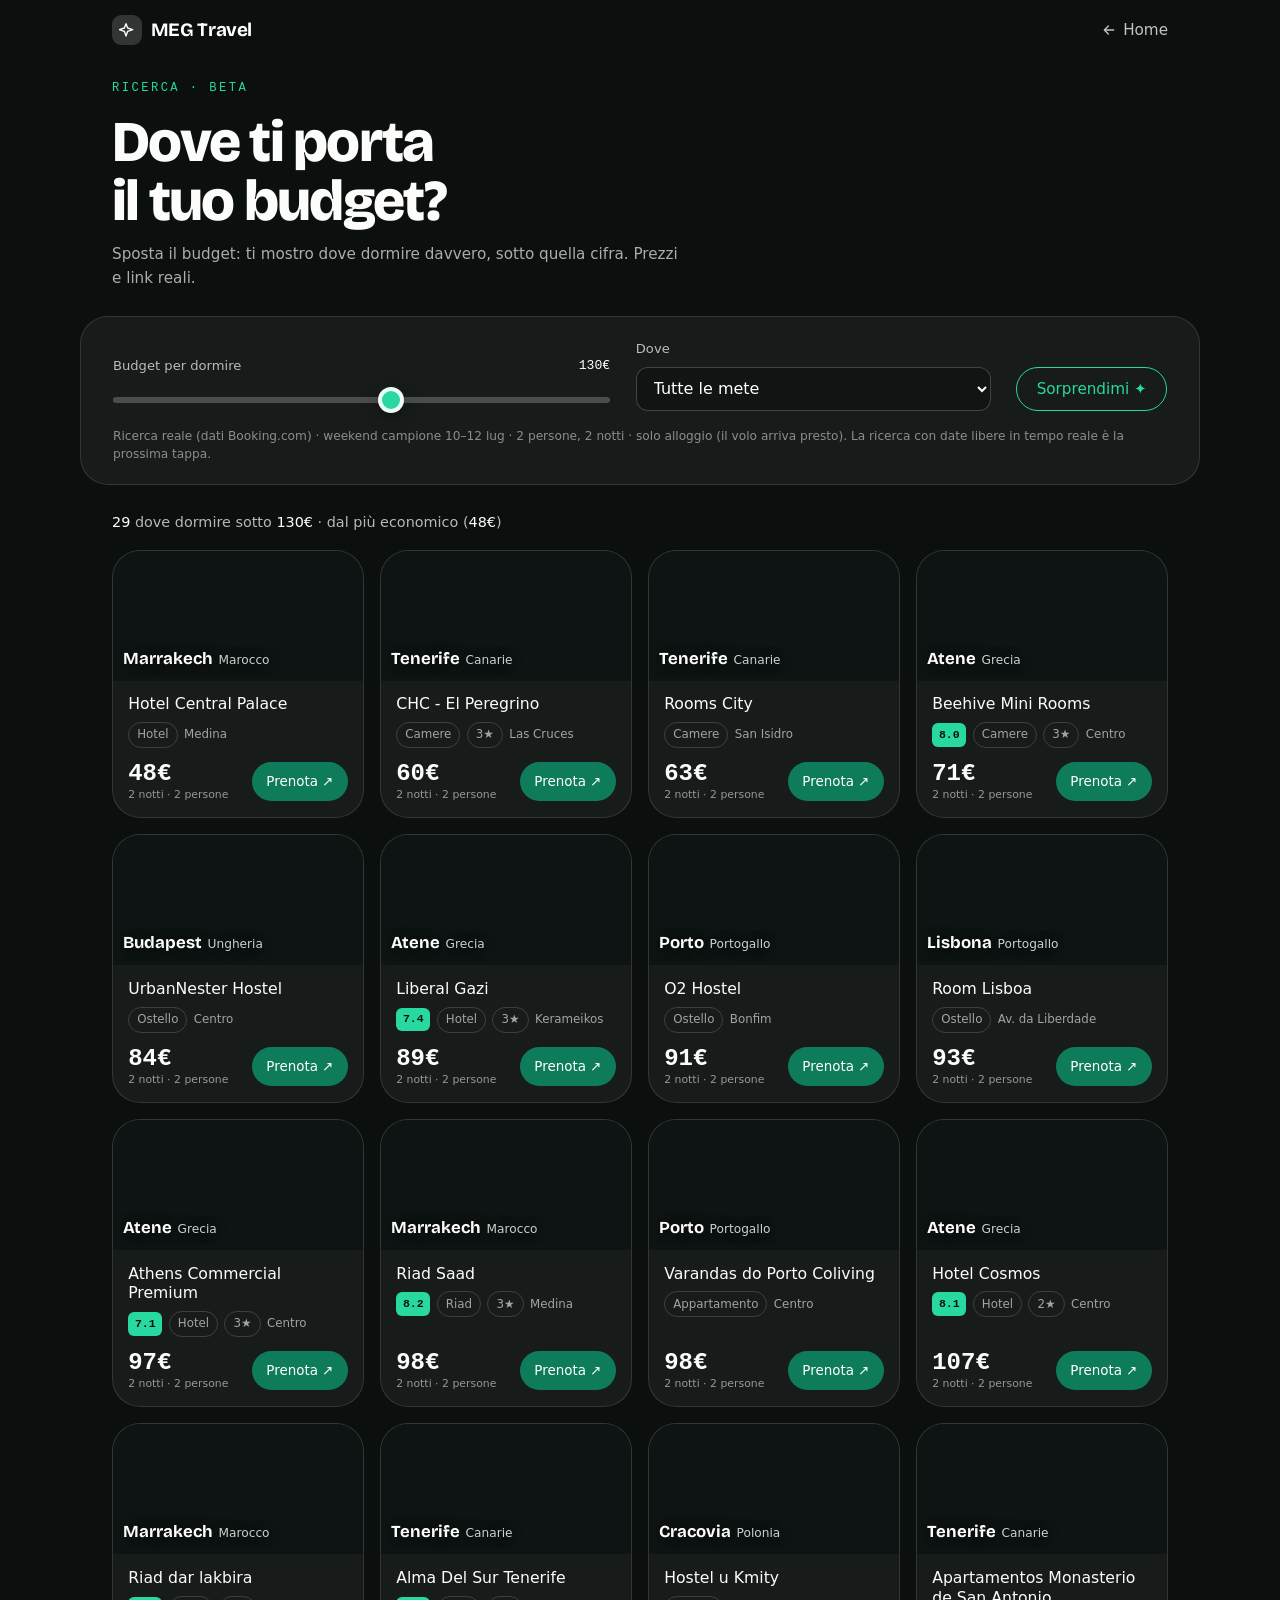
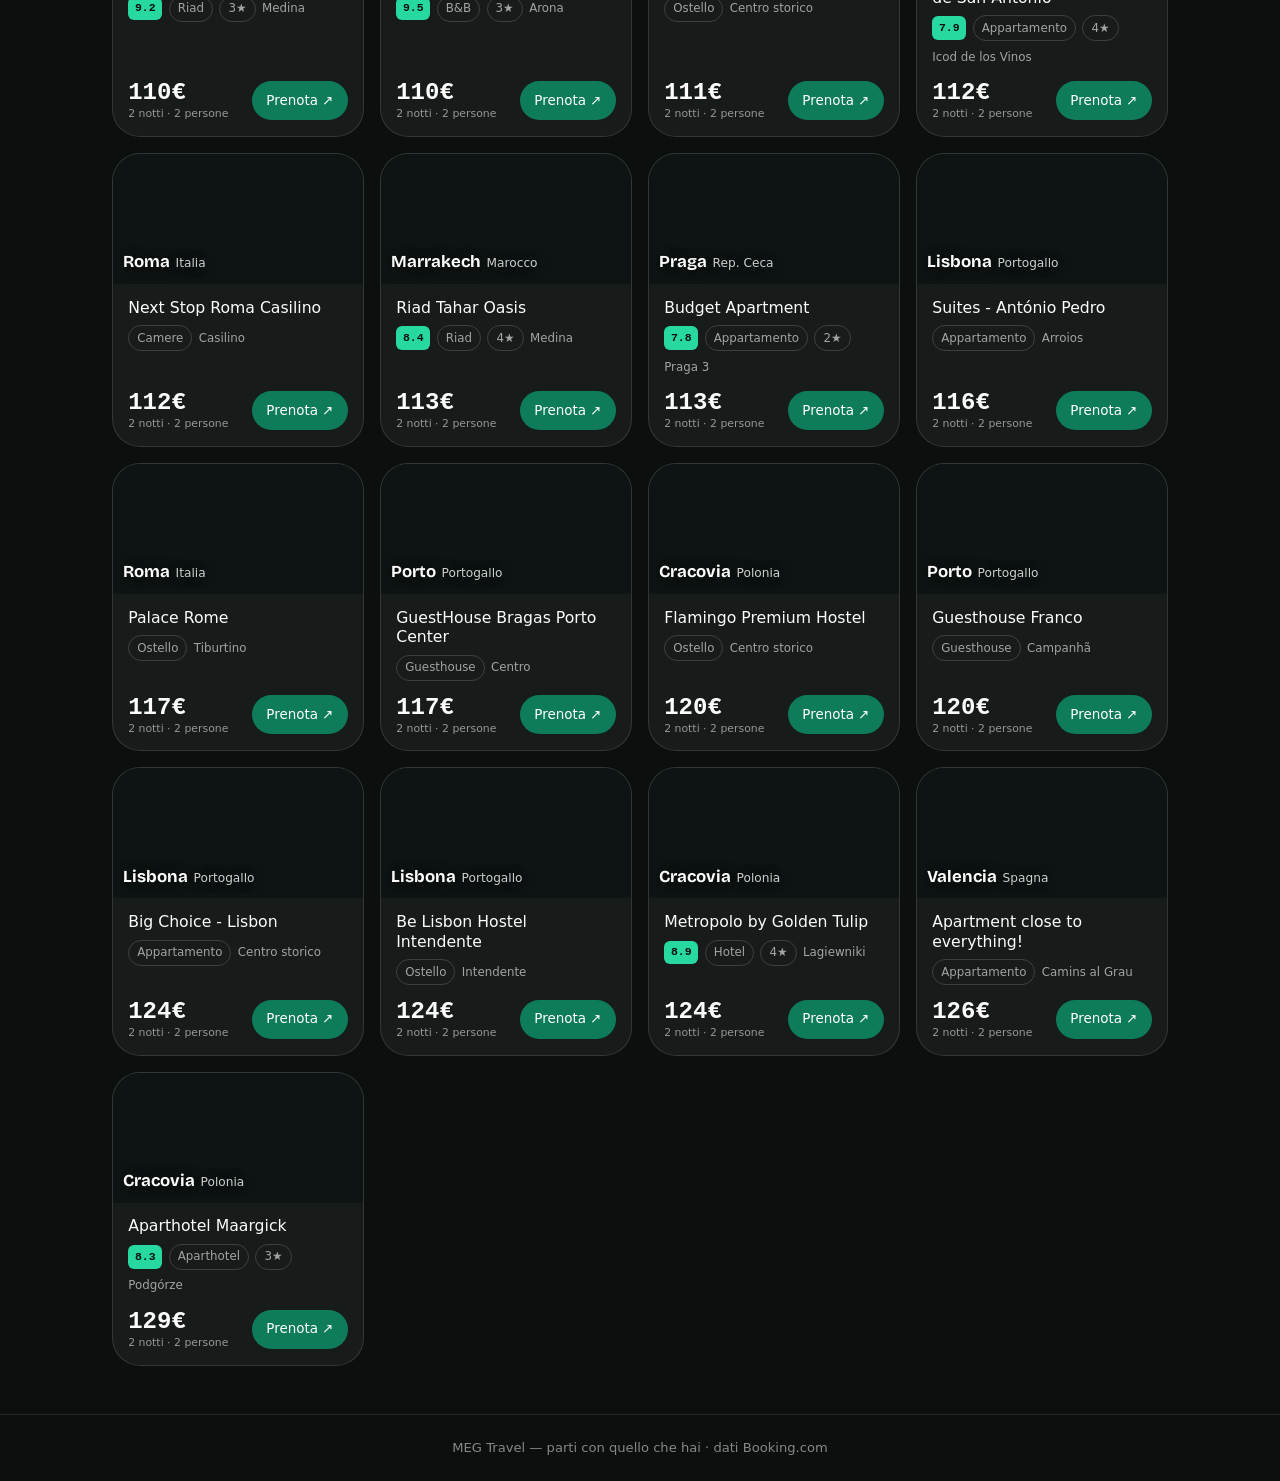
<file: cerca.html>
<!doctype html>
<html lang="it">
<head>
<meta charset="utf-8">
<meta name="viewport" content="width=device-width, initial-scale=1">
<title>MEG Travel — cerca dove ti porta il budget</title>
<meta name="description" content="Dimmi quanto hai: ti mostro dove dormire davvero, sotto budget. Dati e prezzi reali.">
<link rel="preconnect" href="https://fonts.googleapis.com">
<link rel="preconnect" href="https://fonts.gstatic.com" crossorigin>
<link href="https://fonts.googleapis.com/css2?family=Bricolage+Grotesque:opsz,wght@12..96,400;12..96,500;12..96,600;12..96,700;12..96,800&display=swap" rel="stylesheet">
<link rel="stylesheet" href="styles.css">
<style>
  body{background:var(--ink);color:var(--paper)}
  .srch-nav{display:flex;align-items:center;justify-content:space-between;height:60px;max-width:1120px;margin-inline:auto;padding-inline:var(--pad)}
  .srch-back{display:inline-flex;align-items:center;gap:.4rem;color:rgba(255,255,255,.75);font-size:.95rem}
  .srch-back:hover{color:#fff}
  .srch-head{max-width:1120px;margin-inline:auto;padding:1.2rem var(--pad) 0}
  .srch-eyebrow{font-family:var(--font-mono);font-size:.76rem;letter-spacing:.2em;text-transform:uppercase;color:var(--teal-bright);margin-bottom:.9rem}
  .srch-title{font-family:var(--font-display);font-weight:800;letter-spacing:-.03em;line-height:1.02;font-size:clamp(2.1rem,6vw,3.6rem)}
  .srch-sub{color:rgba(255,255,255,.66);margin-top:.7rem;font-size:.95rem;max-width:60ch}

  .panel{max-width:1120px;margin:1.6rem auto 0;padding:1.3rem var(--pad);background:rgba(255,255,255,.05);border:1px solid rgba(255,255,255,.12);border-radius:var(--r-lg)}
  .panel__grid{display:grid;grid-template-columns:1.4fr 1fr auto;gap:1.2rem 1.6rem;align-items:end}
  .field{min-width:0}
  .field__label{display:flex;justify-content:space-between;font-size:.82rem;color:rgba(255,255,255,.7);margin-bottom:.5rem}
  .field__label b{color:#fff;font-weight:500;font-family:var(--font-mono)}
  .srch-slider{width:100%;-webkit-appearance:none;appearance:none;height:6px;border-radius:999px;background:rgba(255,255,255,.22);cursor:pointer}
  .srch-slider::-webkit-slider-thumb{-webkit-appearance:none;appearance:none;width:26px;height:26px;border-radius:50%;background:var(--teal-bright);border:4px solid rgba(255,255,255,.92);box-shadow:0 6px 16px -4px rgba(0,0,0,.6)}
  .srch-slider::-moz-range-thumb{width:22px;height:22px;border-radius:50%;background:var(--teal-bright);border:4px solid #fff}
  select.srch-select{width:100%;height:44px;border-radius:12px;border:1px solid rgba(255,255,255,.2);background:rgba(0,0,0,.25);color:#fff;font-family:var(--font-text);font-size:1rem;padding:0 .8rem}
  select.srch-select option{color:#111}
  .srch-surprise{height:44px;border-radius:999px;border:1px solid var(--teal-bright);background:transparent;color:var(--teal-bright);font-family:var(--font-text);font-weight:500;font-size:.95rem;padding:0 1.2rem;cursor:pointer;white-space:nowrap}
  .srch-surprise:hover{background:var(--teal-bright);color:var(--ink)}
  .panel__note{margin-top:1rem;font-size:.76rem;color:rgba(255,255,255,.5);line-height:1.5}

  .results-head{max-width:1120px;margin:1.6rem auto .4rem;padding-inline:var(--pad);font-size:.9rem;color:rgba(255,255,255,.7)}
  .results-head b{color:#fff;font-weight:500}
  .grid{max-width:1120px;margin:0 auto;padding:.6rem var(--pad) 3rem;display:grid;grid-template-columns:repeat(auto-fill,minmax(248px,1fr));gap:16px}
  .stay{background:rgba(255,255,255,.05);border:1px solid rgba(255,255,255,.12);border-radius:var(--r-lg);overflow:hidden;display:flex;flex-direction:column;transition:transform .15s ease,border-color .15s ease}
  .stay:hover{transform:translateY(-3px);border-color:rgba(255,255,255,.28)}
  .stay.flash{border-color:var(--teal-bright);box-shadow:0 0 0 2px var(--teal-bright)}
  .stay__img{height:130px;background:#0e1413 center/cover no-repeat;position:relative}
  .stay__city{position:absolute;left:10px;bottom:8px;font-family:var(--font-display);font-weight:700;font-size:1.05rem;text-shadow:0 1px 12px rgba(0,0,0,.7)}
  .stay__city span{font-family:var(--font-text);font-weight:400;font-size:.76rem;color:rgba(255,255,255,.8);margin-left:.35rem}
  .stay__body{padding:.85rem .95rem 1rem;display:flex;flex-direction:column;gap:.5rem;flex:1}
  .stay__name{font-weight:500;font-size:.98rem;line-height:1.25}
  .stay__meta{display:flex;flex-wrap:wrap;gap:.4rem;align-items:center;font-size:.74rem;color:rgba(255,255,255,.6)}
  .chip{border:1px solid rgba(255,255,255,.16);border-radius:999px;padding:.16rem .5rem}
  .score{background:var(--teal-bright);color:var(--ink);border-radius:6px;padding:.16rem .42rem;font-family:var(--font-mono);font-weight:700;font-size:.72rem}
  .stay__foot{margin-top:auto;display:flex;align-items:flex-end;justify-content:space-between;gap:.6rem;padding-top:.4rem}
  .stay__price{font-family:var(--font-mono);font-weight:700;font-size:1.5rem;line-height:1}
  .stay__price small{display:block;font-family:var(--font-text);font-weight:400;font-size:.68rem;color:rgba(255,255,255,.55);margin-top:.25rem}
  .stay__cta{flex:none;border:none;border-radius:999px;background:var(--teal);color:#fff;font-family:var(--font-text);font-weight:500;font-size:.84rem;padding:.55rem .9rem;cursor:pointer;white-space:nowrap;text-decoration:none}
  .stay__cta:hover{background:var(--teal-bright);color:var(--ink)}
  .empty{max-width:1120px;margin:1rem auto;padding:2rem var(--pad);text-align:center;color:rgba(255,255,255,.6)}
  .srch-foot{border-top:1px solid rgba(255,255,255,.1);padding:1.4rem var(--pad);text-align:center;color:rgba(255,255,255,.5);font-size:.82rem}
  @media (max-width:680px){ .panel__grid{grid-template-columns:1fr} .srch-surprise{width:100%} }
</style>
<!-- Stay22 LinkSwap: monetizza i link Booking/esperienze (AID megtravel) -->
<script>
(function (s, t, a, y, twenty, two) {
s.Stay22 = s.Stay22 || {};
s.Stay22.params = { lmaID: '6a399dd8aa0900469267e59a' };
twenty = t.createElement(a);
two = t.getElementsByTagName(a)[0];
twenty.async = 1;
twenty.src = y;
two.parentNode.insertBefore(twenty, two);
})(window, document, 'script', 'https://scripts.stay22.com/letmeallez.js');
</script>
</head>
<body>
<header class="srch-nav">
  <a class="brand" href="index.html" aria-label="MEG Travel">
    <span class="brand__mark" aria-hidden="true" style="background:rgba(255,255,255,.16)"><svg viewBox="0 0 24 24" width="16" height="16" fill="none" stroke="currentColor" stroke-width="2" stroke-linecap="round" stroke-linejoin="round"><path d="M10.5 2.5 13 9l7.5 2.5L13 14l-2.5 7L8 14 .5 11.5 8 9z"/></svg></span>
    <span class="brand__name">MEG&nbsp;Travel</span>
  </a>
  <a class="srch-back" href="index.html"><svg viewBox="0 0 24 24" width="16" height="16" fill="none" stroke="currentColor" stroke-width="2" stroke-linecap="round" stroke-linejoin="round"><path d="M19 12H5M11 18l-6-6 6-6"/></svg> Home</a>
</header>

<section class="srch-head">
  <p class="srch-eyebrow">Ricerca · beta</p>
  <h1 class="srch-title">Dove ti porta<br>il tuo budget?</h1>
  <p class="srch-sub">Sposta il budget: ti mostro dove dormire davvero, sotto quella cifra. Prezzi e link reali.</p>
</section>

<div class="panel">
  <div class="panel__grid">
    <div class="field">
      <div class="field__label"><span>Budget per dormire</span><b id="budget-out">130€</b></div>
      <input id="budget" class="srch-slider" type="range" min="40" max="200" value="130" step="5" aria-label="Budget per dormire in euro">
    </div>
    <div class="field">
      <div class="field__label"><span>Dove</span></div>
      <select id="dest" class="srch-select" aria-label="Destinazione">
        <option value="all">Tutte le mete</option>
        <option value="marrakech">Marrakech</option>
        <option value="tenerife">Tenerife</option>
        <option value="atene">Atene</option>
        <option value="lisbona">Lisbona</option>
        <option value="cracovia">Cracovia</option>
        <option value="valencia">Valencia</option>
        <option value="roma">Roma</option>
        <option value="budapest">Budapest</option>
        <option value="praga">Praga</option>
        <option value="napoli">Napoli</option>
        <option value="porto">Porto</option>
      </select>
    </div>
    <button id="surprise" class="srch-surprise" type="button">Sorprendimi ✦</button>
  </div>
  <p class="panel__note" id="ctx-note">Ricerca reale (dati Booking.com) · weekend campione 10–12 lug · 2 persone, 2 notti · solo alloggio (il volo arriva presto). La ricerca con date libere in tempo reale è la prossima tappa.</p>
</div>

<p class="results-head" id="results-head">Carico…</p>
<div class="grid" id="grid"></div>
<div class="empty" id="empty" style="display:none">Nessun letto sotto questo budget qui. Alza un po' il budget o cambia meta. 👋</div>

<footer class="srch-foot">MEG Travel — parti con quello che hai · dati Booking.com</footer>

<script src="cerca.js"></script>
</body>
</html>
</file>
<file: styles.css>
:root{
  --paper:#FCFCFA;
  --mist:#ECF2ED;
  --ink:#0B0F0E;
  --ink-soft:#5A615E;
  --line:#E3E7E2;
  --teal:#0E7C5A;
  --teal-bright:#27D8A0;
  --teal-ink:#0A3A2C;
  --blush:#F6DCE5;
  --blush-ink:#7A2540;

  --font-display:"Bricolage Grotesque",-apple-system,BlinkMacSystemFont,system-ui,sans-serif;
  --font-text:-apple-system,BlinkMacSystemFont,system-ui,"Segoe UI",Roboto,sans-serif;
  --font-mono:ui-monospace,"SF Mono","JetBrains Mono",Menlo,monospace;

  --container:1120px;
  --pad:clamp(1.25rem,5vw,2rem);
  --section-y:clamp(4.5rem,11vw,9rem);
  --r:18px;
  --r-lg:28px;
}

*{box-sizing:border-box;margin:0;padding:0}
html{scroll-behavior:smooth;-webkit-text-size-adjust:100%}
body{
  background:var(--paper);color:var(--ink);
  font-family:var(--font-text);font-size:17px;line-height:1.6;
  -webkit-font-smoothing:antialiased;text-rendering:optimizeLegibility;
  overflow-x:hidden;
}
a{color:inherit;text-decoration:none}
img,svg{display:block}
::selection{background:var(--teal);color:#fff}

.container{width:100%;max-width:var(--container);margin-inline:auto;padding-inline:var(--pad)}
.sr-only{position:absolute;width:1px;height:1px;padding:0;margin:-1px;overflow:hidden;clip:rect(0,0,0,0);white-space:nowrap;border:0}
.skip{position:absolute;left:-9999px;top:0;background:var(--ink);color:#fff;padding:.7rem 1rem;border-radius:0 0 var(--r) 0;z-index:200}
.skip:focus{left:0}

.eyebrow{
  font-family:var(--font-mono);font-size:.78rem;font-weight:500;
  letter-spacing:.2em;text-transform:uppercase;color:var(--teal);
  margin-bottom:1.4rem;
}
.eyebrow--light{color:var(--teal-bright)}

.section__title,.pain__title,.feature__h,.showcase__title,.cta__title,.hero__title{
  font-family:var(--font-display);font-weight:700;line-height:1.02;letter-spacing:-.03em;
}
.section__title{font-size:clamp(2rem,5.2vw,3.6rem);margin-bottom:.6rem}

:focus-visible{outline:2.5px solid var(--teal-bright);outline-offset:3px;border-radius:6px}

/* buttons */
.btn{
  display:inline-flex;align-items:center;justify-content:center;gap:.5rem;
  font-family:var(--font-text);font-size:1rem;font-weight:500;line-height:1;
  border:1px solid transparent;border-radius:999px;cursor:pointer;
  transition:transform .18s ease,background .18s ease,box-shadow .18s ease,color .18s ease;
}
.btn--pill{padding:.62rem 1.05rem;border-color:rgba(255,255,255,.45);background:rgba(255,255,255,.08);color:#fff}
.btn--pill:hover{background:#fff;color:var(--ink);border-color:#fff}
.btn--primary{background:var(--teal);color:#fff;padding:.85rem 1.5rem}
.btn--primary:hover{background:var(--teal-bright);color:var(--ink);transform:translateY(-2px)}
.btn--primary:active{transform:translateY(0)}
.btn--big{font-size:1.05rem;padding:1rem 1.8rem}

/* ---------- nav ---------- */
.nav{
  position:fixed;top:0;left:0;right:0;z-index:100;
  background:transparent;border-bottom:1px solid transparent;transition:background .3s ease,border-color .3s ease;
}
.nav__inner{display:flex;align-items:center;justify-content:space-between;height:64px}
.brand{display:inline-flex;align-items:center;gap:.55rem;font-family:var(--font-display);font-weight:700;letter-spacing:-.02em;font-size:1.18rem;color:#fff}
.brand__mark{display:grid;place-items:center;width:30px;height:30px;border-radius:9px;background:rgba(255,255,255,.16);color:#fff;backdrop-filter:blur(6px)}
.nav__links{display:flex;align-items:center;gap:1.4rem}
.nav__links>a:first-child{font-size:.95rem;color:rgba(255,255,255,.82)}
.nav__links>a:first-child:hover{color:#fff}
.nav.is-stuck{background:color-mix(in srgb,var(--paper) 82%,transparent);backdrop-filter:saturate(180%) blur(18px);border-bottom-color:var(--line)}
.nav.is-stuck .brand{color:var(--ink)}
.nav.is-stuck .brand__mark{background:var(--ink);color:var(--paper)}
.nav.is-stuck .nav__links>a:first-child{color:var(--ink-soft)}
.nav.is-stuck .btn--pill{border-color:var(--line);background:transparent;color:var(--ink)}
.nav.is-stuck .btn--pill:hover{background:var(--ink);color:var(--paper);border-color:var(--ink)}

/* ---------- hero (cinematic) ---------- */
.hero{
  position:relative;min-height:100svh;display:flex;flex-direction:column;
  justify-content:space-between;color:#fff;overflow:hidden;background:var(--ink);
}
.hero__bg{position:absolute;inset:0;z-index:0}
.hero__img{position:absolute;inset:0;width:100%;height:100%;object-fit:cover;opacity:0;transform:scale(1.06);transition:opacity 1.1s ease}
.hero__img.is-on{opacity:1;animation:kenburns 16s ease-out forwards}
@keyframes kenburns{from{transform:scale(1.04)}to{transform:scale(1.16)}}
.hero__scrim{position:absolute;inset:0;background:
  radial-gradient(120% 90% at 80% 10%,rgba(14,124,90,.18),transparent 60%),
  linear-gradient(180deg,rgba(7,10,9,.62) 0%,rgba(7,10,9,.12) 32%,rgba(7,10,9,.55) 68%,rgba(7,10,9,.94) 100%)}

.hero__content{position:relative;z-index:2;padding-top:clamp(7rem,17vh,11rem)}
.hero .eyebrow{color:var(--teal-bright)}
.hero__title{font-size:clamp(3rem,9vw,7rem);font-weight:800;text-shadow:0 2px 40px rgba(0,0,0,.35)}
.hero__lead{max-width:30ch;margin-top:1.5rem;font-size:clamp(1.1rem,2.2vw,1.45rem);color:rgba(255,255,255,.88);line-height:1.5}

/* console */
.hero__console{position:relative;z-index:2;padding-bottom:clamp(2rem,6vh,4rem)}
.console{
  display:grid;grid-template-columns:1fr 1fr;gap:clamp(1.2rem,4vw,2.6rem);
  align-items:center;
  background:rgba(12,16,15,.42);border:1px solid rgba(255,255,255,.16);
  border-radius:var(--r-lg);padding:clamp(1.3rem,3.5vw,2rem);
  backdrop-filter:saturate(140%) blur(18px);-webkit-backdrop-filter:saturate(140%) blur(18px);
  box-shadow:0 40px 80px -50px rgba(0,0,0,.8);
}
.console__budget{display:flex;align-items:baseline;gap:.6rem}
.console__ho{font-size:1.15rem;color:rgba(255,255,255,.7)}
.console__amt{font-family:var(--font-mono);font-weight:700;letter-spacing:-.02em;font-size:clamp(3.2rem,9vw,5rem);line-height:.9;font-variant-numeric:tabular-nums}
.console__cur{color:var(--teal-bright);margin-right:.04em}
.console__slider{width:100%;margin-top:1.3rem;-webkit-appearance:none;appearance:none;height:6px;border-radius:999px;background:rgba(255,255,255,.22);cursor:pointer}
.console__slider::-webkit-slider-thumb{-webkit-appearance:none;appearance:none;width:30px;height:30px;border-radius:50%;background:var(--teal-bright);border:4px solid rgba(255,255,255,.92);box-shadow:0 6px 18px -4px rgba(0,0,0,.6);transition:transform .12s ease}
.console__slider::-webkit-slider-thumb:hover{transform:scale(1.08)}
.console__slider::-moz-range-thumb{width:26px;height:26px;border-radius:50%;background:var(--teal-bright);border:4px solid #fff}

.console__right{border-left:1px solid rgba(255,255,255,.14);padding-left:clamp(1.2rem,4vw,2.6rem)}
.console__dest{display:flex;align-items:baseline;gap:.5rem;flex-wrap:wrap}
.console__pin{color:var(--teal-bright);align-self:center}
.console__city{font-family:var(--font-display);font-weight:700;font-size:clamp(1.8rem,5vw,2.6rem);letter-spacing:-.02em;line-height:1;transition:opacity .25s ease,transform .25s ease}
.console__country{font-size:.95rem;color:rgba(255,255,255,.65)}
.console__meta{font-family:var(--font-mono);font-size:.92rem;color:rgba(255,255,255,.78);margin:.55rem 0 1.2rem;font-variant-numeric:tabular-nums;transition:opacity .25s ease}
.console__allin{color:#fff;font-weight:700}
.console__note{font-size:.76rem;color:rgba(255,255,255,.5);margin-top:.8rem}
.is-flip{opacity:0;transform:translateY(8px)}

/* ---------- pain (dark) ---------- */
.pain{background:var(--ink);color:var(--paper);padding-block:var(--section-y)}
.pain__title{font-size:clamp(1.9rem,5.4vw,3.6rem);font-weight:700}
.pain__body{max-width:46ch;margin-top:1.3rem;color:#AEB6B2;font-size:clamp(1.05rem,2.2vw,1.3rem)}
.collapse{position:relative;margin-top:clamp(3rem,8vw,5rem);min-height:230px;display:grid;place-items:center}
.collapse__tabs{position:absolute;inset:0;display:flex;flex-wrap:wrap;gap:.7rem;justify-content:center;align-content:center;transition:opacity .7s ease,filter .7s ease,transform .7s ease}
.tab{font-family:var(--font-mono);font-size:.85rem;color:#C9D0CC;border:1px solid #2A312E;border-radius:10px;padding:.6rem .9rem;background:#121817;transition:transform .6s cubic-bezier(.6,0,.2,1),opacity .6s ease;transition-delay:calc(var(--i) * 40ms)}
.collapse__card{background:var(--paper);color:var(--ink);border-radius:var(--r);padding:1.3rem 1.5rem;width:min(100%,360px);box-shadow:0 40px 70px -40px rgba(0,0,0,.6);opacity:0;transform:scale(.9);transition:opacity .6s ease .25s,transform .6s cubic-bezier(.34,1.3,.5,1) .25s}
.is-collapsed .collapse__tabs{opacity:0;filter:blur(6px);transform:scale(.82)}
.is-collapsed .collapse__card{opacity:1;transform:scale(1)}
.mini{display:flex;align-items:center;justify-content:space-between;gap:1rem}
.mini__city{font-family:var(--font-display);font-weight:700;font-size:1.35rem;letter-spacing:-.02em}
.mini__city span{font-family:var(--font-text);font-weight:400;font-size:.85rem;color:var(--ink-soft);margin-left:.4rem}
.mini__price{font-family:var(--font-mono);font-weight:700;font-size:1.6rem}
.mini__meta{font-family:var(--font-mono);font-size:.82rem;color:var(--ink-soft);margin-top:.5rem}
.mini__tag{display:inline-block;margin-top:.9rem;font-size:.78rem;color:var(--teal-ink);background:var(--mist);border-radius:999px;padding:.3rem .7rem}

/* ---------- steps ---------- */
.steps{padding-block:var(--section-y)}
.steps__grid{list-style:none;display:grid;grid-template-columns:repeat(3,1fr);gap:clamp(1.2rem,3vw,2.4rem);margin-top:clamp(2rem,5vw,3.2rem)}
.step{border-top:2px solid var(--ink);padding-top:1.2rem}
.step__no{font-family:var(--font-mono);font-size:.85rem;color:var(--teal);letter-spacing:.1em}
.step__h{font-family:var(--font-display);font-weight:600;font-size:clamp(1.3rem,2.6vw,1.7rem);letter-spacing:-.02em;margin:.7rem 0 .5rem}
.step__p{color:var(--ink-soft);font-size:1.02rem}

/* ---------- features ---------- */
.features{padding-block:var(--section-y);background:var(--mist)}
.features__list{display:flex;flex-direction:column;gap:clamp(3.5rem,9vw,7rem)}
.feature{display:grid;grid-template-columns:1.05fr .95fr;gap:clamp(1.5rem,5vw,4rem);align-items:center}
.feature--rev .feature__text{order:2}
.feature__h{font-size:clamp(2rem,5vw,3.4rem);font-weight:700}
.feature__p{margin-top:1.1rem;color:var(--ink-soft);font-size:clamp(1.05rem,2vw,1.25rem);max-width:34ch}
.feature__art{display:grid;place-items:center}

.pricecard{width:min(100%,340px);background:#fff;border:1px solid var(--line);border-radius:var(--r);padding:1.4rem 1.6rem;font-family:var(--font-mono);font-variant-numeric:tabular-nums}
.pricecard__row{display:flex;justify-content:space-between;color:var(--ink-soft);padding:.55rem 0}
.pricecard__sum{display:flex;justify-content:space-between;align-items:baseline;border-top:1px solid var(--line);margin-top:.4rem;padding-top:.9rem;font-weight:700;font-size:1.5rem}
.pricecard__sum span:last-child{color:var(--teal)}

.stacklist{width:min(100%,330px);display:flex;flex-direction:column;gap:.7rem}
.stacklist__row{font-family:var(--font-mono);background:#fff;border:1px solid var(--line);border-radius:14px;padding:1rem 1.1rem;color:var(--ink-soft)}
.stacklist__row--on{border-color:var(--teal);color:var(--ink);box-shadow:0 0 0 1px var(--teal)}

.ratecard{width:min(100%,320px);background:#fff;border:1px solid var(--line);border-radius:var(--r);padding:1.6rem;text-align:center}
.ratecard__big{font-family:var(--font-mono);font-weight:700;font-size:3rem}
.ratecard__pill{display:inline-block;margin-top:.8rem;background:var(--blush);color:var(--blush-ink);border-radius:999px;padding:.5rem 1rem;font-size:.95rem}

/* ---------- showcase ---------- */
.showcase{padding-block:var(--section-y)}
.showcase__inner{display:grid;grid-template-columns:1fr 1fr;gap:clamp(2rem,6vw,5rem);align-items:center}
.showcase__title{font-size:clamp(2rem,5vw,3.6rem);font-weight:700;margin-top:.4rem}
.showcase__p{margin-top:1.1rem;color:var(--ink-soft);font-size:1.2rem;max-width:30ch}
.phone{justify-self:center;width:min(100%,330px);background:var(--ink);border-radius:42px;padding:12px;box-shadow:0 50px 90px -50px rgba(11,15,14,.6)}
.phone__screen{background:var(--paper);border-radius:32px;padding:1.2rem;overflow:hidden}
.phone__head{display:flex;justify-content:center;margin-bottom:1rem}
.phone__brand{display:inline-flex;align-items:center;gap:.45rem;font-family:var(--font-display);font-weight:700;font-size:1rem}
.phone__dot{width:14px;height:14px;border-radius:5px;background:var(--teal)}
.phone__hl{font-family:var(--font-display);font-weight:700;font-size:1.5rem;line-height:1.15;letter-spacing:-.02em}
.phone__hl em{font-style:normal;color:var(--teal)}
.phone__pills{display:flex;flex-wrap:wrap;gap:.4rem;margin:1rem 0}
.phone__pills span{font-size:.78rem;color:var(--ink-soft);border:1px solid var(--line);border-radius:9px;padding:.35rem .6rem}
.phone__go{width:100%;border:none;border-radius:12px;background:var(--ink);color:var(--paper);font-family:var(--font-text);font-weight:500;font-size:1rem;padding:.85rem;cursor:pointer}
.phone__results{margin-top:1rem;display:flex;flex-direction:column;gap:.7rem}
.trip{background:#fff;border:1px solid var(--line);border-radius:16px;padding:.9rem 1rem}
.trip--top{border-color:var(--teal);box-shadow:0 0 0 1px var(--teal)}
.trip__tag{display:inline-block;font-size:.72rem;color:var(--teal-ink);background:var(--mist);border-radius:999px;padding:.22rem .6rem;margin-bottom:.55rem}
.trip__row{display:flex;justify-content:space-between;align-items:baseline}
.trip__city{font-family:var(--font-display);font-weight:600;font-size:1.05rem}
.trip__city i{font-style:normal;font-family:var(--font-text);font-weight:400;font-size:.78rem;color:var(--ink-soft);margin-left:.3rem}
.trip__price{font-family:var(--font-mono);font-weight:700;font-size:1.25rem}
.trip__meta{font-family:var(--font-mono);font-size:.76rem;color:var(--ink-soft);margin-top:.3rem}
.trip__foot{display:flex;justify-content:space-between;align-items:center;margin-top:.7rem;font-size:.78rem;color:var(--ink-soft)}
.trip__rate{background:var(--blush);color:var(--blush-ink);border-radius:999px;padding:.25rem .6rem}

/* ---------- cta ---------- */
.cta{padding-block:var(--section-y);background:var(--ink);color:var(--paper);text-align:center}
.cta__inner{display:flex;flex-direction:column;align-items:center}
.cta__title{font-size:clamp(2.2rem,6vw,4.2rem);font-weight:800}
.cta__p{margin-top:1.2rem;color:#AEB6B2;max-width:42ch;font-size:1.15rem}
.signup{margin-top:clamp(2rem,5vw,2.8rem);width:min(100%,520px)}
.signup__field{display:flex;gap:.6rem;background:#fff;border-radius:999px;padding:.4rem;border:1px solid #fff}
.signup input{flex:1;min-width:0;border:none;background:transparent;font-family:var(--font-text);font-size:1.02rem;padding:.7rem 1rem;color:var(--ink)}
.signup input:focus{outline:none}
.signup .btn--primary{flex:none}
.signup__hint{min-height:1.4rem;margin-top:.9rem;font-size:.9rem;color:#AEB6B2}
.signup__hint.is-ok{color:var(--teal-bright)}
.signup__hint.is-err{color:#F0A6A6}
.signup.is-done .signup__field{display:none}

/* ---------- footer ---------- */
.foot{padding-block:clamp(2.5rem,6vw,4rem)}
.foot__inner{display:flex;flex-wrap:wrap;align-items:baseline;gap:.6rem 1.4rem}
.foot__brand{font-family:var(--font-display);font-weight:700;font-size:1.1rem}
.foot__tag{color:var(--teal)}
.foot__meta{color:var(--ink-soft);font-size:.9rem;margin-left:auto}

/* ---------- reveal ---------- */
.reveal{opacity:0;transform:translateY(22px);transition:opacity .7s cubic-bezier(.2,.6,.2,1),transform .7s cubic-bezier(.2,.6,.2,1)}
.reveal.in{opacity:1;transform:none}

/* ---------- responsive ---------- */
@media (max-width:860px){
  .console{grid-template-columns:1fr;gap:1.4rem}
  .console__right{border-left:none;border-top:1px solid rgba(255,255,255,.14);padding-left:0;padding-top:1.4rem}
  .feature,.showcase__inner{grid-template-columns:1fr}
  .feature--rev .feature__text{order:0}
  .feature__art,.showcase .phone{order:-1}
  .showcase__copy{text-align:center}
  .showcase__p{margin-inline:auto}
}
@media (max-width:620px){
  .steps__grid{grid-template-columns:1fr;gap:1.6rem}
  .nav__links>a:first-child{display:none}
  .signup__field{flex-direction:column;border-radius:20px}
  .signup .btn--primary{width:100%}
}

@media (prefers-reduced-motion:reduce){
  *{scroll-behavior:auto!important}
  .reveal{opacity:1!important;transform:none!important;transition:none!important}
  .hero__img.is-on{animation:none!important}
  .btn,.console__city,.collapse__tabs,.collapse__card{transition:none!important}
}
</file>
